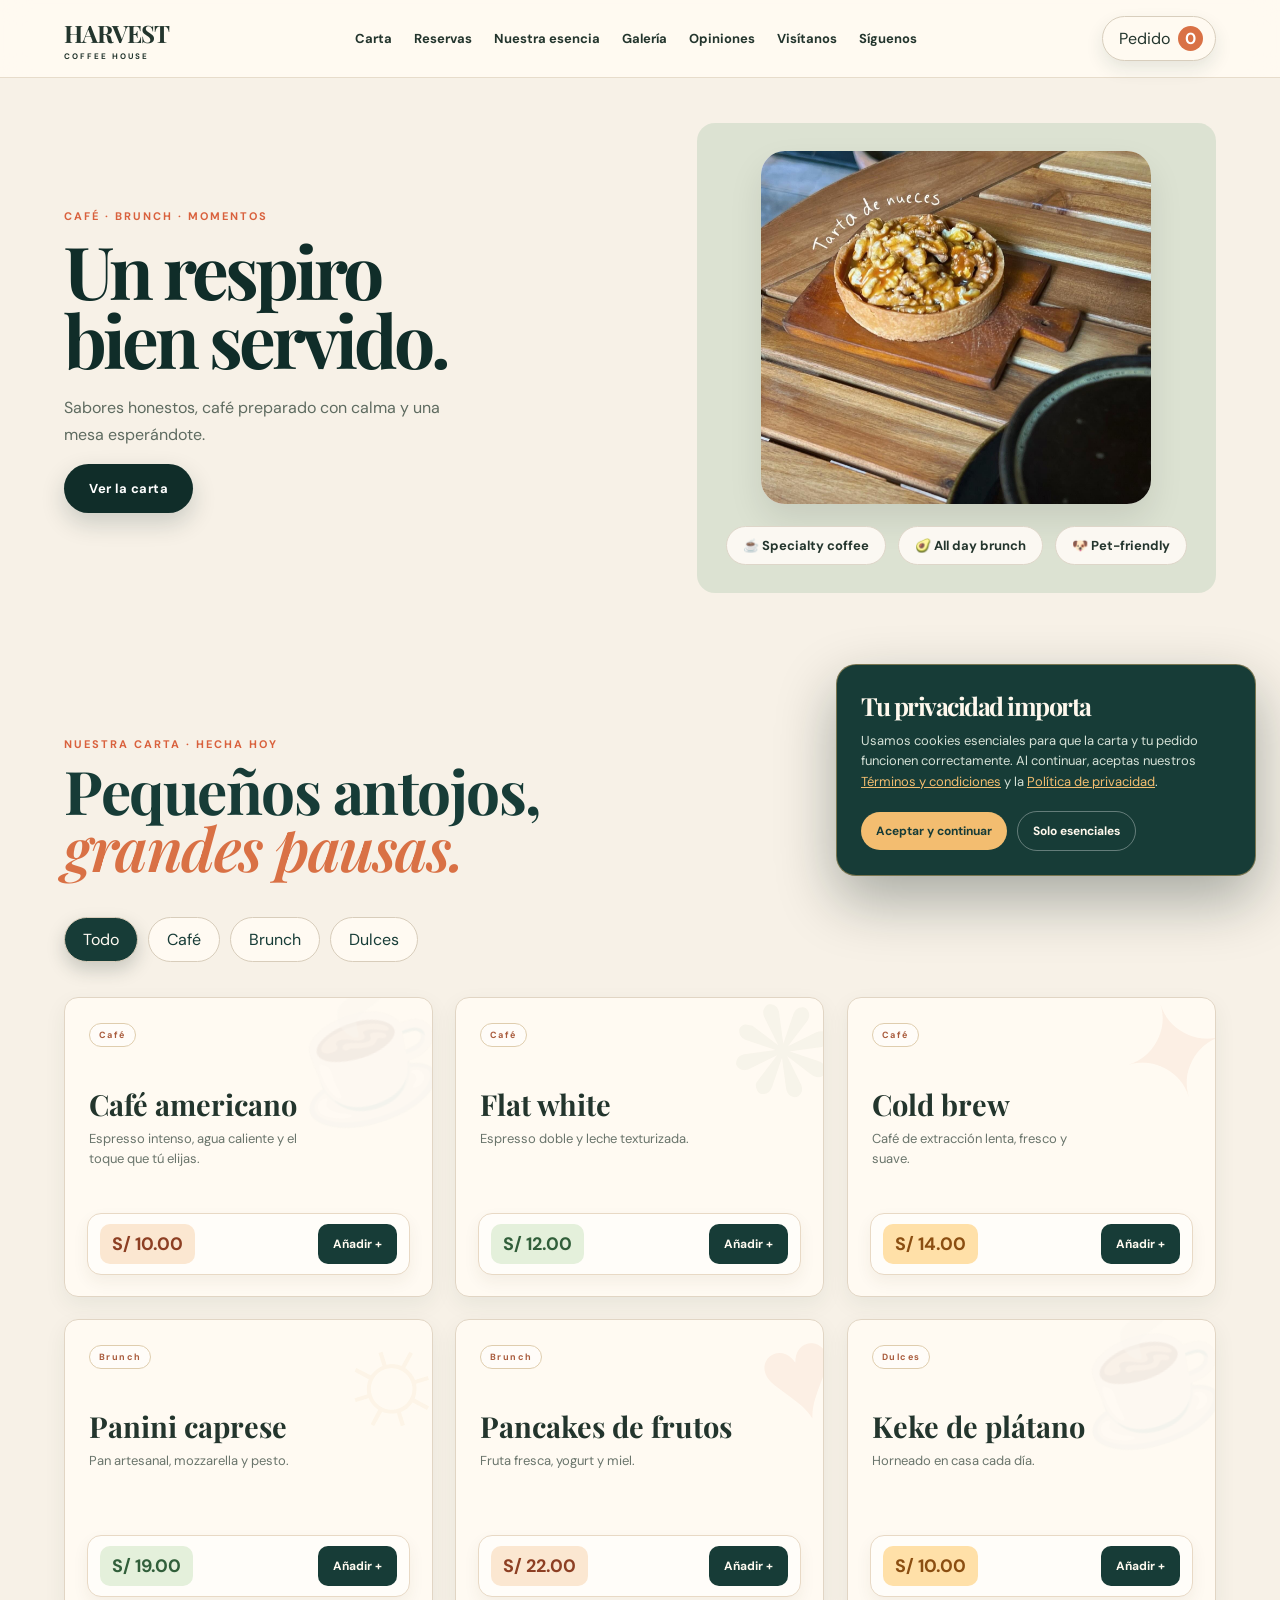
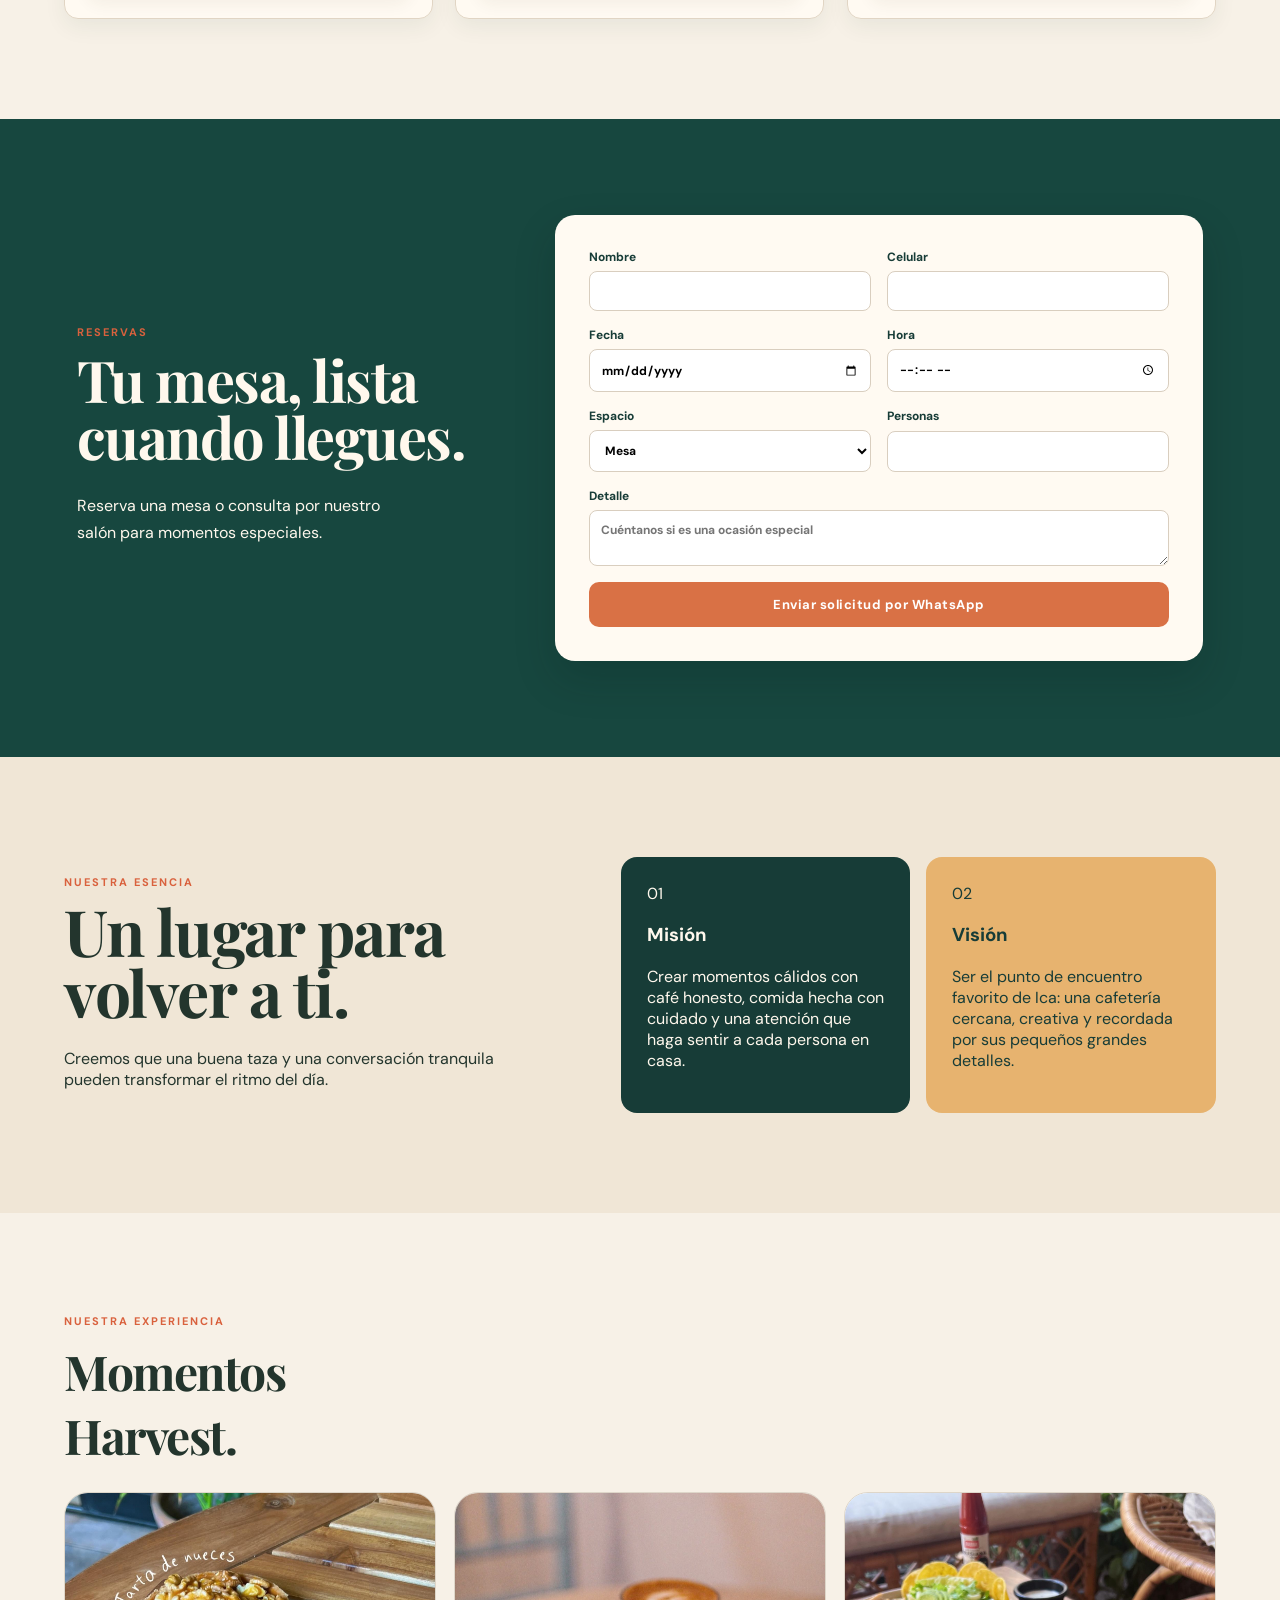
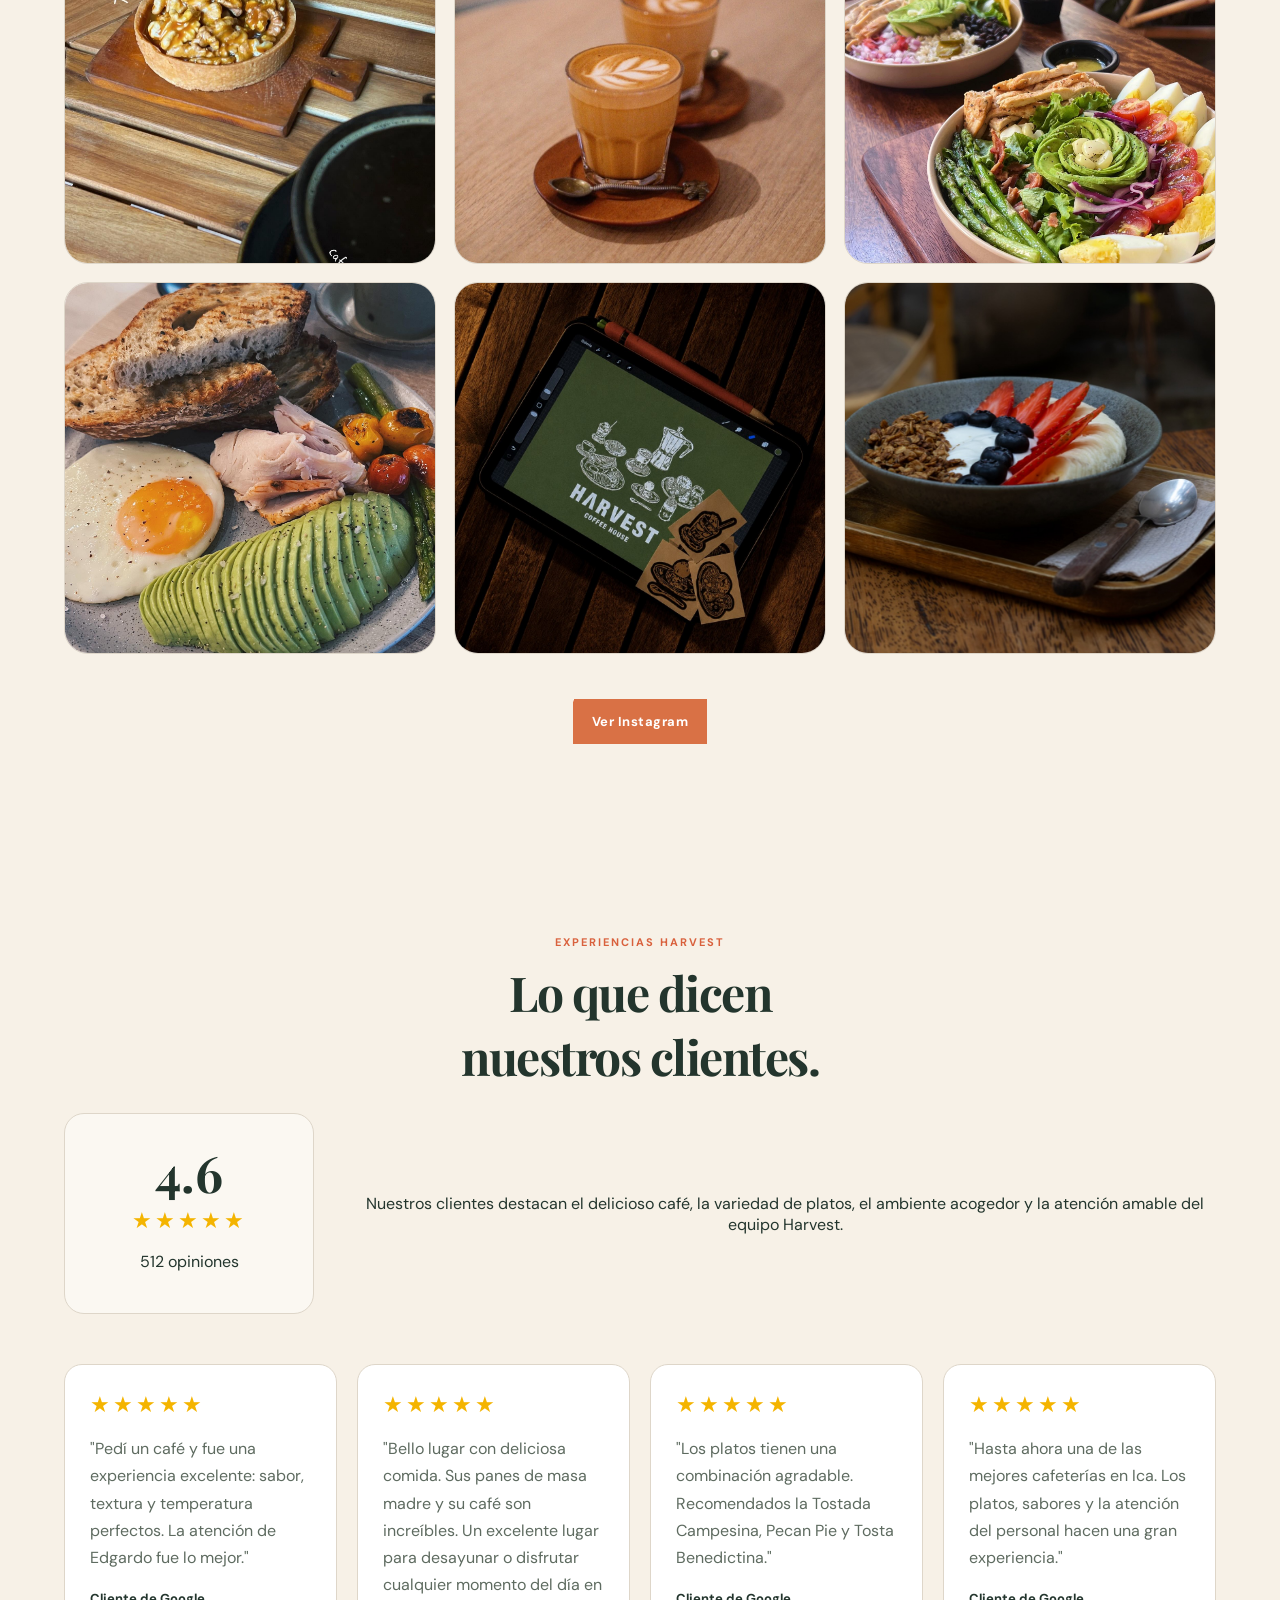
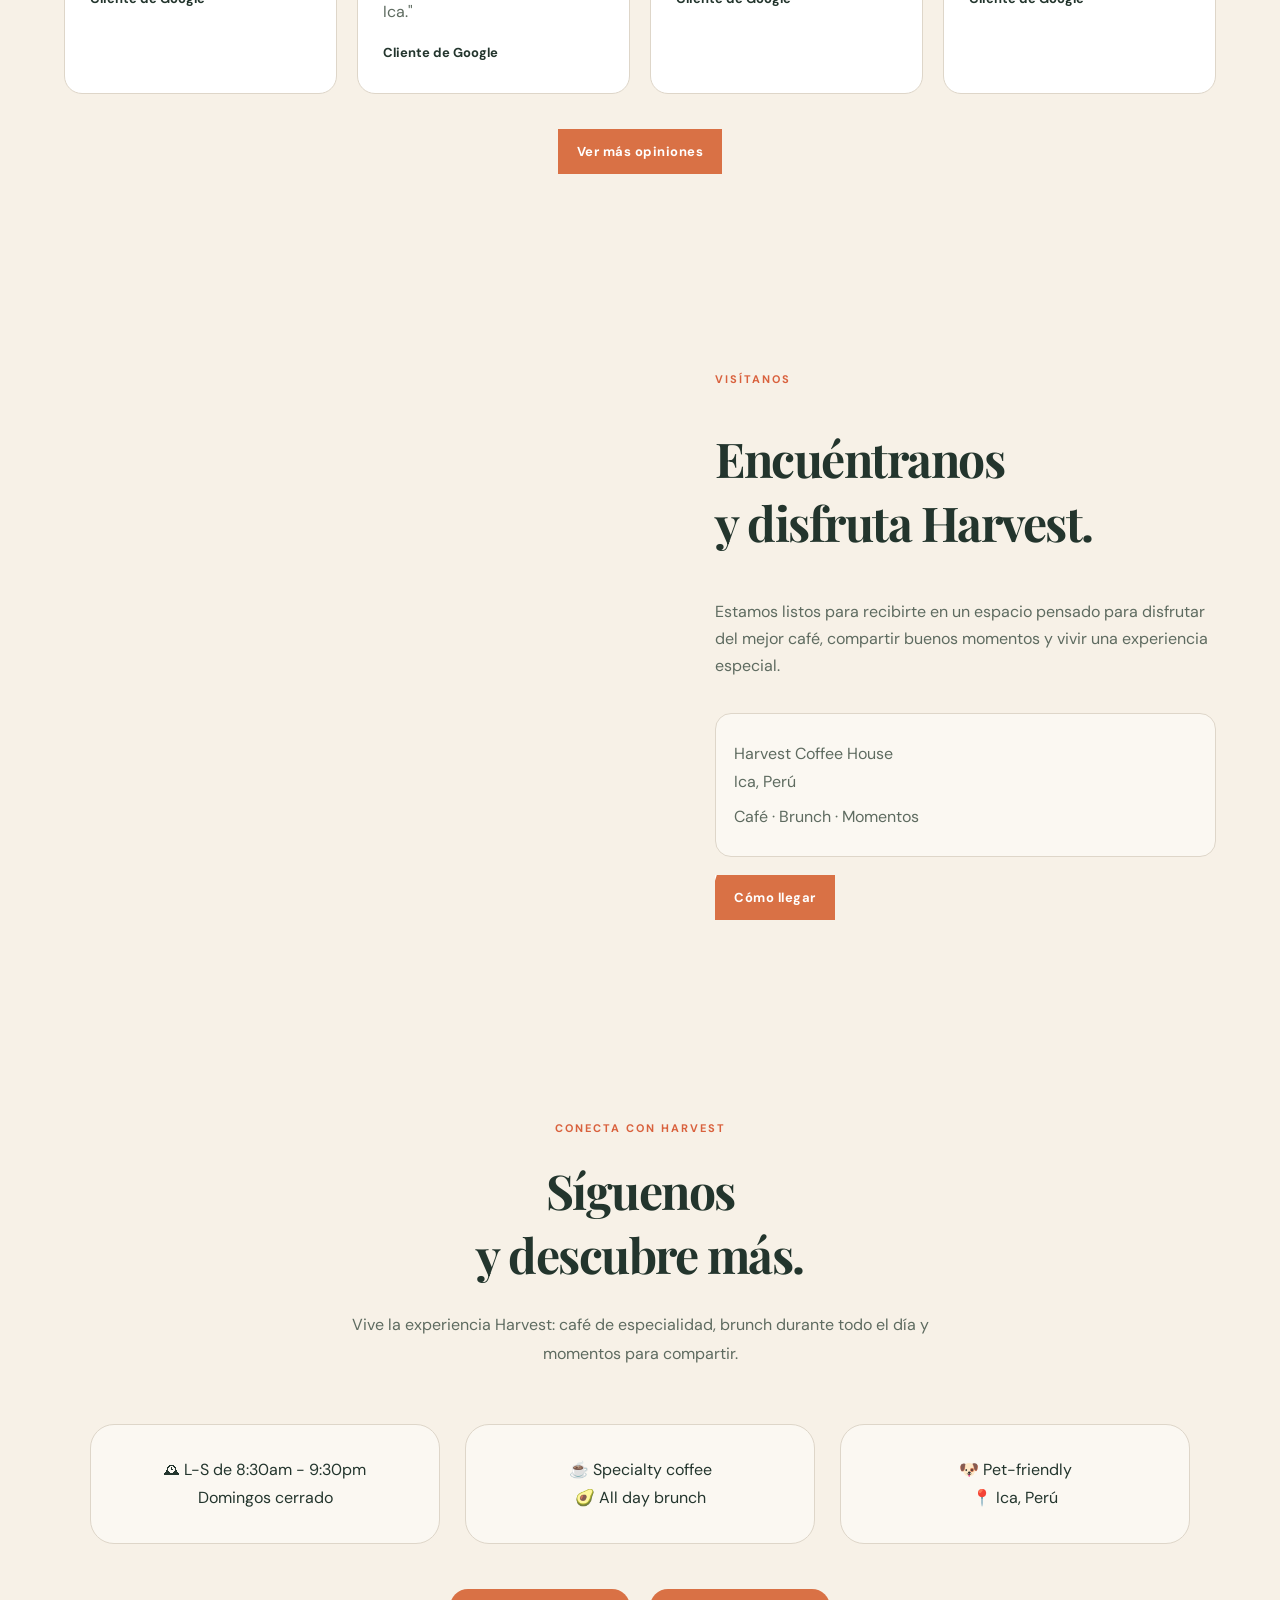
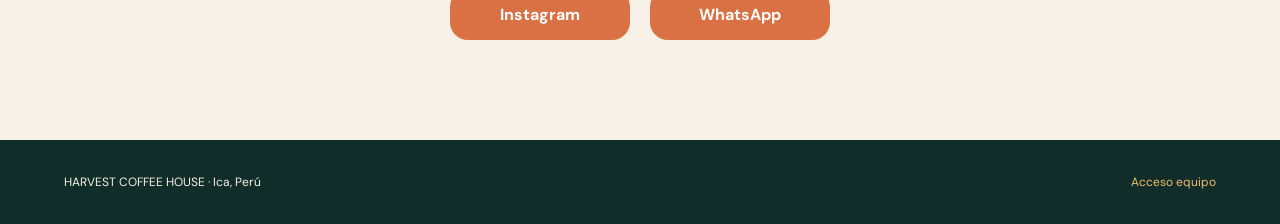
<file: public/index.html>
<!doctype html>
<html lang="es">

<head>
    <meta charset="utf-8">

    <!-- Permite que la página se adapte a celulares -->
    <meta name="viewport" content="width=device-width, initial-scale=1">

    <title>Harvest · Coffee House</title>

    <!-- Estilos principales -->
    <link rel="stylesheet" href="style.css">

    <!-- Estilos específicos del menú -->
    <link rel="stylesheet" href="menu-premium.css?v=20260925-2">

    <!-- Estilos del flujo de pedidos -->
    <link rel="stylesheet" href="order-flow.css?v=20260919-3">

    <!-- Estilos de misión y visión -->
    <link rel="stylesheet" href="mission.css?v=20260919-2">

    <!-- Configuración general del sistema -->
    <script src="config.js"></script>

    <!-- Lógica principal del cliente -->
    <script defer src="client.js?v=20260925-4"></script>

    <!-- Animaciones -->
    <link rel="stylesheet" href="motion.css?v=20260925-4">

    <!-- Diseño del carrito -->
    <link rel="stylesheet" href="cart-layout.css?v=20260925-5">

</head>


<body>


<!-- ======================================
     HEADER / MENÚ PRINCIPAL
     ====================================== -->

<header>

    <a class="brand" href="#inicio">
        HARVEST<span>COFFEE HOUSE</span>
    </a>


    <button
        class="menu-toggle"
        id="menu-toggle"
        type="button"
        aria-controls="mobile-nav"
        aria-expanded="false"
        aria-label="Abrir menú de navegación"
    >
        <span aria-hidden="true">☰</span>
    </button>


    <nav id="mobile-nav">

        <a href="#carta">Carta</a>

        <a href="#reservas">Reservas</a>

        <a href="#mision-vision">Nuestra esencia</a>

        <a href="#galeria">Galería</a>

        <a href="#opiniones">Opiniones</a>

        <a href="#ubicacion">Visítanos</a>

        <a href="#redes">Síguenos</a>

    </nav>


    <button class="cart-open" id="cart-open">
        Pedido
        <b id="cart-count">0</b>
    </button>


</header>





<main>


<!-- ======================================
     SECCIÓN PRINCIPAL / HERO
     Primera impresión de la página
     ====================================== -->


<section id="inicio" class="hero">


    <!-- Texto principal -->
    <div>

        <p class="eyebrow">
            CAFÉ · BRUNCH · MOMENTOS
        </p>


        <h1>
            Un respiro
            <br>
            bien servido.
        </h1>


        <p>
            Sabores honestos, café preparado con calma
            y una mesa esperándote.
        </p>


        <!-- Botón hacia la carta -->
        <a class="button" href="#carta">
            Ver la carta
        </a>


    </div>




    <!-- Imagen/logo de Harvest -->
<div class="hero-art">

    <div class="hero-photo-card">
        <img 
            class="hero-photo"
            src="images/gallery/harvest-1.jpg"
            alt="Brunch en Harvest Coffee House"
        >
    </div>

    <div class="hero-badges">
        <span>☕ Specialty coffee</span>
        <span>🥑 All day brunch</span>
        <span>🐶 Pet-friendly</span>
    </div>

</div>

</section>






<!-- ======================================
     SECCIÓN CARTA
     Productos cargados dinámicamente
     desde JavaScript/Supabase
     ====================================== -->


<section id="carta" class="menu-section">



    <div class="menu-top">


        <div>

            <p class="eyebrow">
                NUESTRA CARTA · HECHA HOY
            </p>


            <h2>
                Pequeños antojos,
                <br>

                <em>
                    grandes pausas.
                </em>

            </h2>


        </div>



        <!-- Texto complementario -->
        <p class="menu-note">

            <span>
                ✦
            </span>

            Ingredientes frescos,
            café de origen y algo rico
            para quedarte un rato más.

        </p>



    </div>




    <!-- Filtros de categorías -->
    <!-- Se llenan mediante JavaScript -->
    <div 
        class="filters" 
        id="filters">
    </div>




    <!-- Productos del menú -->
    <!-- Se cargan desde JS -->
    <div 
        class="menu-grid" 
        id="menu">

        <p>
            Cargando carta…
        </p>

    </div>



</section>
<!-- ======================================
     SECCIÓN RESERVAS
     Permite a los clientes solicitar una mesa
     ====================================== -->


<section id="reservas" class="booking">


    <!-- Información de la sección -->
    <div>


        <p class="eyebrow">
            RESERVAS
        </p>


        <h2>
            Tu mesa, lista cuando llegues.
        </h2>


        <p>
            Reserva una mesa o consulta por nuestro salón
            para momentos especiales.
        </p>


    </div>




    <!-- Formulario de reservas -->
    <!-- La información será procesada
         por JavaScript para enviarla a WhatsApp -->


    <form id="booking-form">



        <!-- Nombre del cliente -->
        <label>

            Nombre

            <input 
                name="nombre"
                required
                maxlength="100"
            >

        </label>





        <!-- Número telefónico -->
        <label>

            Celular

            <input
                name="telefono"
                inputmode="tel"
                required
                maxlength="15"
            >

        </label>





        <!-- Fecha de reserva -->
        <label>

            Fecha

            <input
                name="fecha"
                type="date"
                required
            >

        </label>





        <!-- Hora de reserva -->
        <label>

            Hora

            <input
                name="hora"
                type="time"
                required
            >

        </label>





        <!-- Tipo de espacio solicitado -->
        <label>

            Espacio


            <select name="tipo">


                <option value="mesa">
                    Mesa
                </option>


                <option value="salon">
                    Salón completo
                </option>


            </select>


        </label>





        <!-- Cantidad de personas -->
        <label>

            Personas


            <input
                name="personas"
                type="number"
                min="1"
                max="100"
                required
            >


        </label>





        <!-- Información adicional -->
        <label class="wide">

            Detalle


            <textarea
                name="detalle"
                maxlength="400"
                placeholder="Cuéntanos si es una ocasión especial"
            ></textarea>


        </label>





        <!-- Botón que dispara el envío -->
        <button class="button">

            Enviar solicitud por WhatsApp

        </button>



    </form>


</section>






<!-- ======================================
     MISIÓN Y VISIÓN
     Identidad y propósito de Harvest
     ====================================== -->


<section id="mision-vision" class="mission">





    <!-- Texto principal -->
    <div>


        <p class="eyebrow">

            NUESTRA ESENCIA

        </p>




        <h2>

            Un lugar para
            <br>

            volver a ti.

        </h2>




        <p>

            Creemos que una buena taza y una conversación
            tranquila pueden transformar el ritmo del día.

        </p>



    </div>








    <!-- Tarjetas informativas -->
    <div class="mission-cards">





        <!-- Tarjeta misión -->
        <article>


            <span>
                01
            </span>



            <h3>
                Misión
            </h3>




            <p>

                Crear momentos cálidos con café honesto,
                comida hecha con cuidado y una atención
                que haga sentir a cada persona en casa.

            </p>


        </article>







        <!-- Tarjeta visión -->
        <article>


            <span>
                02
            </span>



            <h3>
                Visión
            </h3>




            <p>

                Ser el punto de encuentro favorito de Ica:
                una cafetería cercana, creativa y recordada
                por sus pequeños grandes detalles.

            </p>


        </article>





    </div>



</section>

<!-- ======================================
     GALERÍA HARVEST
     Fotos del local, productos y experiencia
     ====================================== -->

<section id="galeria" class="gallery">


    <p class="eyebrow">
        NUESTRA EXPERIENCIA
    </p>



    <h2>
        Momentos
        <br>
        Harvest.
    </h2>





<div class="gallery-grid">


    <article class="gallery-item">

        <img 
            src="images/gallery/harvest-1.jpg"
            alt="Harvest Coffee House"
        >

    </article>



    <article class="gallery-item">

        <img 
            src="images/gallery/harvest-2.jpg"
            alt="Harvest Coffee House"
        >

    </article>



    <article class="gallery-item">

        <img 
            src="images/gallery/harvest-3.jpg"
            alt="Harvest Coffee House"
        >

    </article>



    <article class="gallery-item">

        <img 
            src="images/gallery/harvest-4.jpg"
            alt="Harvest Coffee House"
        >

    </article>



    <article class="gallery-item">

        <img 
            src="images/gallery/harvest-5.jpg"
            alt="Harvest Coffee House"
        >

    </article>



    <article class="gallery-item">

        <img 
            src="images/gallery/harvest-6.jpg"
            alt="Harvest Coffee House"
        >

    </article>


</div>
<a 
    class="button"
    href="https://www.instagram.com/harvestcoffeehouse.pe/?hl=es"
    target="_blank"
>
    Ver Instagram
</a>

</section>
<!-- ======================================
     OPINIONES DE CLIENTES
     Reseñas tomadas de Google Maps
     ====================================== -->


<section id="opiniones" class="reviews">


    <p class="eyebrow">
        EXPERIENCIAS HARVEST
    </p>



    <h2>
        Lo que dicen
        <br>
        nuestros clientes.
    </h2>




    <!-- Resumen general -->

    <div class="reviews-summary">


        <div class="rating-box">

            <strong>
                4.6
            </strong>


            <span class="stars">
                ★★★★★
            </span>


            <p>
                512 opiniones
            </p>


        </div>




        <p>

            Nuestros clientes destacan el delicioso café,
            la variedad de platos, el ambiente acogedor
            y la atención amable del equipo Harvest.

        </p>


    </div>





    <!-- Comentarios -->

    <div class="reviews-grid">





        <article class="review-card">


            <span class="stars">
                ★★★★★
            </span>


            <p>

                "Pedí un café y fue una experiencia
                excelente: sabor, textura y temperatura
                perfectos. La atención de Edgardo fue
                lo mejor."

            </p>


            <strong>
                Cliente de Google
            </strong>


        </article>








        <article class="review-card">


            <span class="stars">
                ★★★★★
            </span>


            <p>

                "Bello lugar con deliciosa comida.
                Sus panes de masa madre y su café
                son increíbles. Un excelente lugar
                para desayunar o disfrutar cualquier
                momento del día en Ica."

            </p>


            <strong>
                Cliente de Google
            </strong>


        </article>








        <article class="review-card">


            <span class="stars">
                ★★★★★
            </span>


            <p>

                "Los platos tienen una combinación
                agradable. Recomendados la Tostada
                Campesina, Pecan Pie y Tosta
                Benedictina."

            </p>


            <strong>
                Cliente de Google
            </strong>


        </article>








        <article class="review-card">


            <span class="stars">
                ★★★★★
            </span>


            <p>

                "Hasta ahora una de las mejores
                cafeterías en Ica. Los platos,
                sabores y la atención del personal
                hacen una gran experiencia."

            </p>


            <strong>
                Cliente de Google
            </strong>


        </article>




    </div>





    <a 
    class="button"
    href="https://www.google.com/maps/place/Harvest+coffeehouse/@-14.070586,-75.7406671,17z/data=!4m8!3m7!1s0x9110e3e35ec81af3:0xe02dec45a9cf3aa6!8m2!3d-14.0705912!4d-75.7380922!9m1!1b1!16s%2Fg%2F11g1pq00x5?entry=ttu&g_ep=EgoyMDI2MDkyMi4wIKXMDSoASAFQAw%3D%3D"
    target="_blank"
    rel="noopener noreferrer"
>
    Ver más opiniones
</a>




</section>
<!-- ======================================
     UBICACIÓN
     Integración con Google Maps
     ====================================== -->


<section id="ubicacion" class="location">


    <!-- Mapa -->
    <div class="location-map">

        <iframe
            src="https://www.google.com/maps/embed?pb=!1m18!1m12!1m3!1d3870.111523585854!2d-75.73809219313206!3d-14.070591182982827!2m3!1f0!2f0!3f0!3m2!1i1024!2i768!4f13.1!3m3!1m2!1s0x9110e3e35ec81af3%3A0xe02dec45a9cf3aa6!2sHarvest%20coffeehouse!5e0!3m2!1ses-419!2spe!4v1790313291639!5m2!1ses-419!2spe"
            width="100%"
            height="450"
            style="border:0;"
            allowfullscreen=""
            loading="lazy"
            referrerpolicy="strict-origin-when-cross-origin">
        </iframe>

    </div>





    <!-- Información del local -->
    <div class="location-info">


        <p class="eyebrow">
            VISÍTANOS
        </p>



        <h2>
            Encuéntranos<br>
            y disfruta Harvest.
        </h2>




        <p>
            Estamos listos para recibirte en un espacio
            pensado para disfrutar del mejor café,
            compartir buenos momentos y vivir una
            experiencia especial.
        </p>




        <div class="location-details">


            <p>
                Harvest Coffee House<br>
                Ica, Perú
            </p>



            <p>
                Café · Brunch · Momentos
            </p>



        </div>





        <a 
            class="button"
            href="https://www.google.com/maps/dir/?api=1&destination=-14.070591182982827,-75.73809219313206"
            target="_blank"
        >

            Cómo llegar

        </a>



    </div>


    <!-- ======================================
     REDES SOCIALES
     Instagram y WhatsApp
====================================== -->

</section>
<section id="redes" class="social-section">


    <p class="eyebrow">
        CONECTA CON HARVEST
    </p>



    <h2>
        Síguenos
        <br>
        y descubre más.
    </h2>



    <p class="social-description">

        Vive la experiencia Harvest:
        café de especialidad, brunch durante todo el día
        y momentos para compartir.

    </p>




    <div class="instagram-info">


        <p>
            🕰 L-S de 8:30am - 9:30pm
            <br>
            Domingos cerrado
        </p>


        <p>
            ☕ Specialty coffee
            <br>
            🥑 All day brunch
        </p>


        <p>
            🐶 Pet-friendly
            <br>
            📍 Ica, Perú
        </p>


    </div>





    <div class="social-links">


        <a 
            href="https://www.instagram.com/harvestcoffeehouse.pe/?hl=es"
            target="_blank"
            rel="noopener noreferrer"
        >

            Instagram

        </a>



        <a 
            href="https://api.whatsapp.com/send/?phone=51929535325&text&type=phone_number&app_absent=0"
            target="_blank"
            rel="noopener noreferrer"
        >

            WhatsApp

        </a>



    </div>



</section>

</section>



<!-- ======================================
     FOOTER
     Información final de la página
     ====================================== -->


<footer>


    HARVEST COFFEE HOUSE · Ica, Perú



    <!-- Acceso interno para administración -->
    <a href="admin.html">

        Acceso equipo

    </a>



</footer>








<!-- ======================================
     CARRITO DE COMPRA
     Panel lateral donde el usuario revisa
     los productos seleccionados
     ====================================== -->


<aside 
    class="cart"
    id="cart"
    hidden
>



    <!-- Cabecera del carrito -->
    <div class="cart-head">


        <h2>

            Tu pedido

        </h2>



        <!-- Botón cerrar carrito -->
        <button 
            id="cart-close"
            aria-label="Cerrar carrito"
        >

            ×

        </button>



    </div>






    <!-- Aquí JavaScript inserta
         los productos agregados -->

    <div id="cart-items">

    </div>






    <!-- Total del pedido -->

    <p class="cart-total">

        Total estimado


        <strong id="cart-total">

            S/ 0.00

        </strong>


    </p>






    <!-- Datos adicionales del pedido -->

    <section 
        id="checkout-details"
        hidden
    >





        <!-- Nombre del cliente -->

        <label>


            Tu nombre


            <input
                id="order-name"
                maxlength="100"
                placeholder="Opcional"
            >



        </label>





        <!-- Opciones del servicio -->

        <div 
            id="service-options"
            class="checkout-options"
        >



            <p>
                ¿Cómo deseas tu pedido?
            </p>




            <div class="choice-row">


                <label>


                    <input
                        type="radio"
                        name="service"
                        value="En mesa"
                        checked
                    >


                    En mesa


                </label>




                <label>


                    <input
                        type="radio"
                        name="service"
                        value="Para llevar"
                    >


                    Para llevar


                </label>



            </div>






            <!-- Número de mesa -->

            <label id="table-field">


                Número de mesa


                <input
                    id="table-number"
                    inputmode="numeric"
                    maxlength="8"
                    placeholder="Ej. 04"
                >



            </label>






            <!-- Métodos de pago -->

            <p>
                Método de pago
            </p>





            <div class="choice-row">



                <label>

                    <input
                        type="radio"
                        name="payment"
                        value="Yape"
                        checked
                    >

                    Yape


                </label>





                <label>


                    <input
                        type="radio"
                        name="payment"
                        value="Plin"
                    >


                    Plin


                </label>





                <label>


                    <input
                        type="radio"
                        name="payment"
                        value="Efectivo"
                    >


                    Efectivo


                </label>




            </div>



        </div>



    </section>





    <!-- Botón final del pedido -->

    <button 
        class="button"
        id="send-order"
        disabled
    >

        Revisar pedido


    </button>





    <small>

        Revisarás tu pedido antes de abrir WhatsApp.

    </small>




</aside>
<!-- ======================================
     MODAL PERSONALIZACIÓN DE BEBIDAS
     Permite configurar opciones antes de
     agregar un producto al carrito
     ====================================== -->


<dialog 
    id="customizer"
    class="order-dialog"
>



    <form id="customizer-form">





        <!-- Botón cerrar ventana -->

        <button
            type="button"
            class="dialog-close"
            id="customizer-cancel"
            aria-label="Cerrar"
        >

            ×

        </button>






        <p class="eyebrow">

            PERSONALIZA TU BEBIDA

        </p>





        <!-- Nombre del producto seleccionado -->
        <h2 id="customizer-title">

        </h2>





        <!-- Precio dinámico -->
        <p id="customizer-price">

        </p>







        <div class="option-grid">







            <!-- Temperatura -->

            <fieldset>


                <legend>
                    Temperatura
                </legend>




                <label>


                    <input
                        type="radio"
                        name="temperature"
                        value="Caliente"
                        checked
                    >


                    Caliente


                </label>





                <label>


                    <input
                        type="radio"
                        name="temperature"
                        value="Frío"
                    >


                    Frío


                </label>



            </fieldset>









            <!-- Tamaño -->

            <fieldset>


                <legend>
                    Tamaño
                </legend>





                <label>


                    <input
                        type="radio"
                        name="size"
                        value="Mediano"
                        checked
                    >


                    Mediano


                </label>





                <label>


                    <input
                        type="radio"
                        name="size"
                        value="Grande"
                    >


                    Grande + S/ 3


                </label>



            </fieldset>









            <!-- Tipo de leche -->

            <fieldset>


                <legend>
                    Tipo de leche
                </legend>





                <label>


                    <input
                        type="radio"
                        name="milk"
                        value="Sin leche"
                        checked
                    >


                    Sin leche


                </label>





                <label>


                    <input
                        type="radio"
                        name="milk"
                        value="Leche entera"
                    >


                    Entera


                </label>





                <label>


                    <input
                        type="radio"
                        name="milk"
                        value="Leche vegetal"
                    >


                    Vegetal + S/ 2


                </label>



            </fieldset>









            <!-- Nivel de azúcar -->

            <fieldset>


                <legend>
                    Dulzor
                </legend>





                <label>


                    <input
                        type="radio"
                        name="sugar"
                        value="Sin azúcar"
                        checked
                    >


                    Sin azúcar


                </label>





                <label>


                    <input
                        type="radio"
                        name="sugar"
                        value="Con azúcar"
                    >


                    Con azúcar


                </label>



            </fieldset>









            <!-- Extras adicionales -->

            <fieldset>


                <legend>

                    Adicionales

                    <small>
                        (elige todos los que quieras)
                    </small>

                </legend>





                <label>


                    <input
                        type="checkbox"
                        name="extras"
                        value="Shot extra"
                    >


                    Shot extra + S/ 2


                </label>





                <label>


                    <input
                        type="checkbox"
                        name="extras"
                        value="Crema batida"
                    >


                    Crema batida + S/ 1.50


                </label>




            </fieldset>







        </div>







        <!-- Agrega la bebida personalizada -->

        <button
            class="button"
            type="submit"
        >

            Añadir al carrito


        </button>





    </form>



</dialog>









<!-- ======================================
     MODAL CONFIRMACIÓN DEL PEDIDO
     Aparece antes de abrir WhatsApp
     ====================================== -->


<dialog
    id="confirm-order"
    class="confirm-dialog"
>




    <p class="eyebrow">

        TODO LISTO

    </p>





    <h2>

        ¿Enviar este pedido?

    </h2>





    <!-- Resumen generado por JavaScript -->

    <p id="confirmation-summary">

    </p>





    <p class="confirm-note">

        Abriremos WhatsApp con el detalle completo
        para que lo confirmes con Harvest.

    </p>







    <div>



        <!-- Regresar al carrito -->

        <button
            class="button secondary"
            id="confirmation-cancel"
        >

            Seguir editando


        </button>






        <!-- Enviar pedido -->

        <button
            class="button"
            id="confirmation-send"
        >

            Sí, abrir WhatsApp


        </button>





    </div>





</dialog>









<!-- ======================================
     NOTIFICACIONES TEMPORALES
     Mensajes rápidos del sistema
     ====================================== -->


<div
    id="toast"
    class="toast"
    hidden
    aria-live="polite"
>

</div>








</body>

</html>
</file>
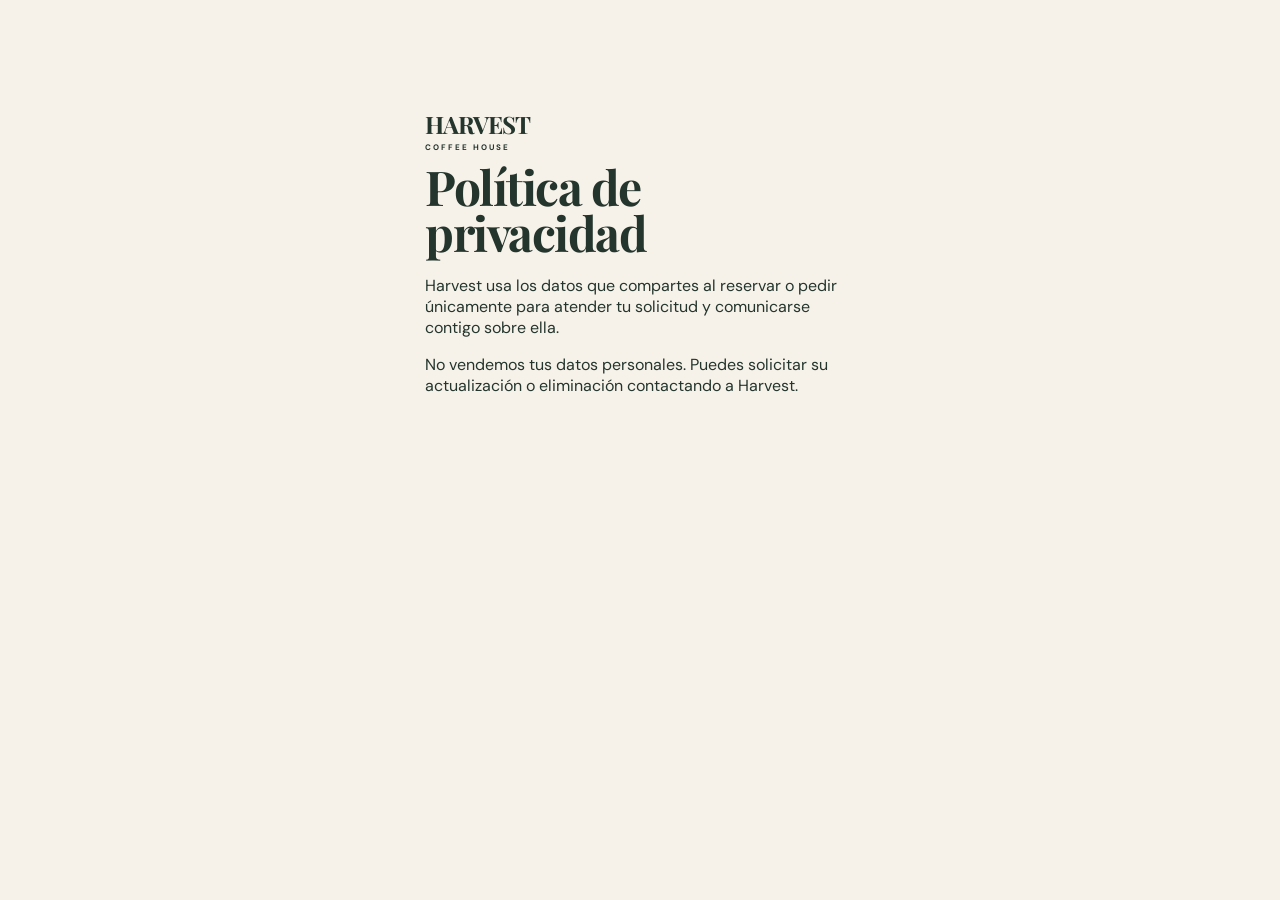
<file: public/privacidad.html>
<!doctype html><html lang="es"><head><meta charset="utf-8"><meta name="viewport" content="width=device-width,initial-scale=1"><title>Privacidad · Harvest</title><link rel="stylesheet" href="style.css"></head><body><main class="auth"><a class="brand" href="index.html">HARVEST<span>COFFEE HOUSE</span></a><h1>Política de privacidad</h1><p>Harvest usa los datos que compartes al reservar o pedir únicamente para atender tu solicitud y comunicarse contigo sobre ella.</p><p>No vendemos tus datos personales. Puedes solicitar su actualización o eliminación contactando a Harvest.</p></main></body></html>
</file>
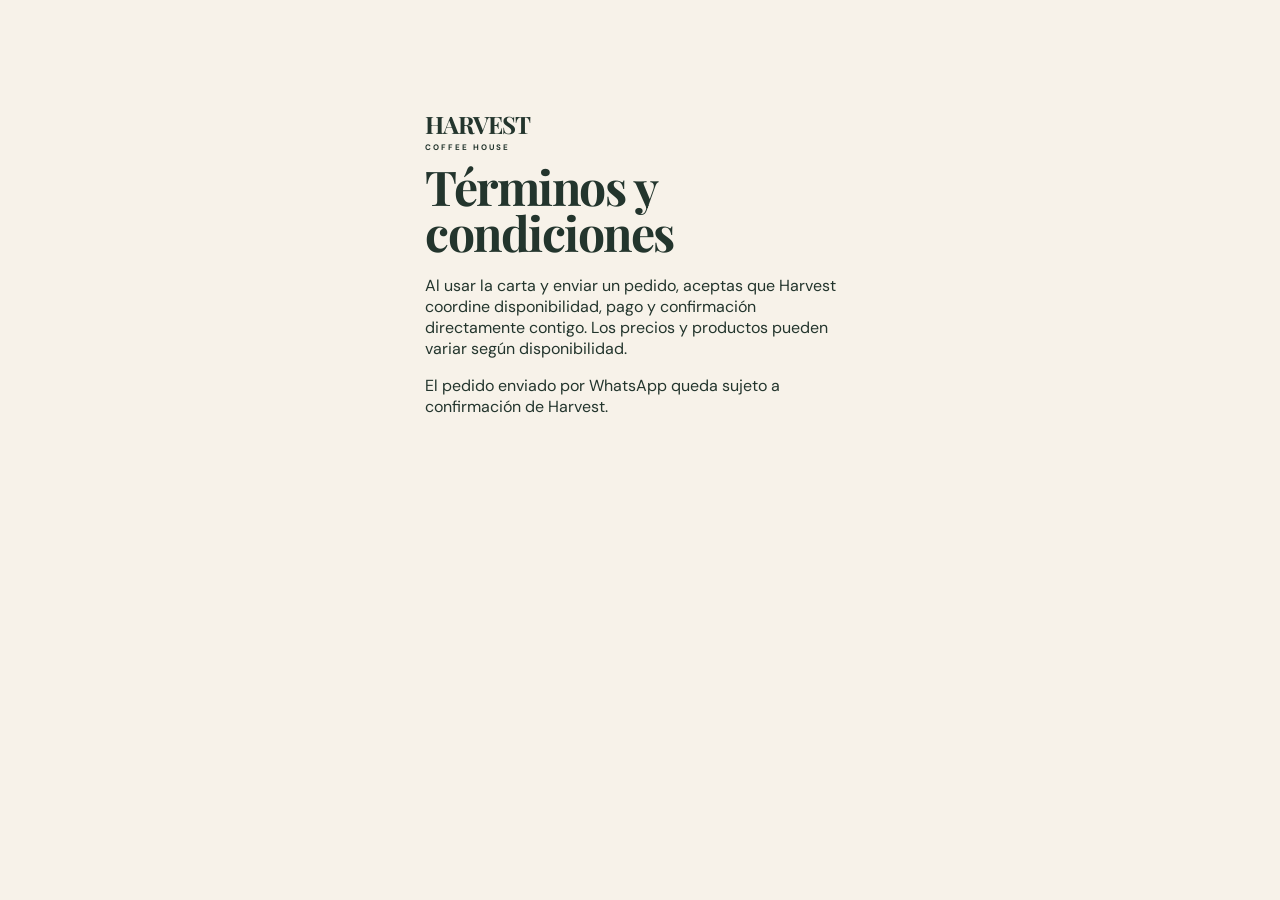
<file: public/terminos.html>
<!doctype html><html lang="es"><head><meta charset="utf-8"><meta name="viewport" content="width=device-width,initial-scale=1"><title>Términos · Harvest</title><link rel="stylesheet" href="style.css"></head><body><main class="auth"><a class="brand" href="index.html">HARVEST<span>COFFEE HOUSE</span></a><h1>Términos y condiciones</h1><p>Al usar la carta y enviar un pedido, aceptas que Harvest coordine disponibilidad, pago y confirmación directamente contigo. Los precios y productos pueden variar según disponibilidad.</p><p>El pedido enviado por WhatsApp queda sujeto a confirmación de Harvest.</p></main></body></html>
</file>
<file: public/style.css>
@import url('https://fonts.googleapis.com/css2?family=DM+Sans:wght@400;500;700&family=Playfair+Display:wght@600;700&display=swap');:root{--ink:#23352d;--cream:#f7f2e9;--sage:#9eae8d;--moss:#53644a;--orange:#d97145;--line:#ded6c9}*{box-sizing:border-box}body{margin:0;background:var(--cream);color:var(--ink);font:16px 'DM Sans',sans-serif}header,main>section,footer{padding-left:max(5vw,24px);padding-right:max(5vw,24px)}header{height:78px;display:flex;align-items:center;justify-content:space-between;border-bottom:1px solid var(--line);background:#fbf8f2;position:sticky;top:0;z-index:5}.brand{color:var(--ink);font:700 24px 'Playfair Display';text-decoration:none;letter-spacing:-1px}.brand span{font:700 8px 'DM Sans';letter-spacing:2px;display:block;margin-top:2px}nav{display:flex;gap:22px}nav a,footer a{color:inherit;text-decoration:none}.cart-open,.filters button{border:0;background:transparent;color:var(--ink);font:inherit;cursor:pointer}.cart-open b{background:var(--orange);color:white;border-radius:20px;padding:2px 7px}.hero{min-height:560px;display:grid;grid-template-columns:1fr 1fr;align-items:center;gap:45px}.eyebrow{font-size:11px;font-weight:700;letter-spacing:2px;color:var(--orange)}h1,h2{font-family:'Playfair Display';letter-spacing:-1.5px}h1{font-size:clamp(48px,7vw,88px);line-height:.95;margin:12px 0 20px}h2{font-size:clamp(32px,4vw,48px);margin:8px 0 25px}.hero p:not(.eyebrow){max-width:390px;color:#5e6b60;line-height:1.7}.button{display:inline-block;border:0;border-radius:0;padding:14px 19px;background:var(--ink);color:#fff;font:700 13px 'DM Sans';letter-spacing:.5px;cursor:pointer;text-decoration:none}.hero-art{height:400px;background:var(--sage);display:grid;place-content:center;text-align:center;position:relative;overflow:hidden}.hero-art:before,.hero-art:after{content:'';position:absolute;border:1px solid #e4e9d9;border-radius:50%;width:500px;height:500px}.hero-art:before{top:-310px;left:-220px}.hero-art:after{bottom:-350px;right:-180px}.hero-art span{font-size:120px;position:relative;z-index:1}.hero-art i{font:700 13px 'DM Sans';letter-spacing:4px;font-style:normal;line-height:1.8;position:relative;z-index:1}.menu-section{padding-top:90px;padding-bottom:100px;background:#fbf8f2}.filters{display:flex;gap:9px;flex-wrap:wrap;margin-bottom:30px}.filters button{padding:8px 14px;border:1px solid var(--line)}.filters button.active{background:var(--ink);color:#fff}.menu-grid{display:grid;grid-template-columns:repeat(3,1fr);gap:18px}.product{border:1px solid var(--line);padding:22px;background:#fff}.product .tag{font-size:10px;letter-spacing:1px;color:var(--orange);font-weight:700}.product h3{font:700 23px 'Playfair Display';margin:12px 0 6px}.product p{color:#69746b;font-size:13px;min-height:38px}.product footer{padding:15px 0 0;display:flex;justify-content:space-between;align-items:center}.product button{border:0;background:var(--sage);padding:8px 12px;cursor:pointer}.booking{background:var(--ink);color:#fff;padding-top:90px;padding-bottom:90px;display:grid;grid-template-columns:1fr 1.4fr;gap:60px}.booking p:not(.eyebrow){color:#cfdbcf;max-width:340px;line-height:1.7}.booking form{display:grid;grid-template-columns:1fr 1fr;gap:16px}.booking label,.cart label,.auth label{display:grid;gap:6px;font-size:12px;font-weight:700}.booking .wide{grid-column:1/-1}.booking input,.booking select,.booking textarea,.cart input,.auth input,#fields input,#fields select,#fields textarea{border:1px solid #c8c2b8;background:#fff;padding:11px;width:100%;font:inherit}.booking .button{grid-column:1/-1;background:var(--orange)}footer{padding-top:30px;padding-bottom:30px;display:flex;justify-content:space-between;font-size:12px}.cart{position:fixed;z-index:8;right:0;top:0;width:min(430px,100%);height:100vh;background:#fff;padding:25px;box-shadow:-10px 0 30px #0002}.cart-head{display:flex;justify-content:space-between;align-items:center;border-bottom:1px solid var(--line);padding-bottom:12px}.cart-head h2{font-size:30px;margin:0}.cart-head button{border:0;background:none;font-size:28px;cursor:pointer}.cart-row{display:flex;justify-content:space-between;gap:10px;padding:14px 0;border-bottom:1px solid var(--line)}.cart-row button{border:0;background:none;color:#b34b38;cursor:pointer}.cart-total{font-size:17px}.cart-total strong{float:right}.cart small{display:block;margin-top:12px;color:#69746b}.admin-body{background:#eef0e9}.auth{width:min(430px,90vw);margin:12vh auto}.auth h1{font-size:48px}.auth form,#fields{display:grid;gap:16px}.sidebar{position:fixed;inset:0 auto 0 0;width:245px;background:var(--ink);color:#fff;padding:30px;display:flex;flex-direction:column}.sidebar .brand{color:#fff}.sidebar nav{display:grid;gap:5px;margin-top:30px}.sidebar nav button,.sidebar>button{border:0;background:transparent;color:#d7e1d5;text-align:left;padding:10px;cursor:pointer;font:inherit}.sidebar nav button.active{background:#ffffff17;color:#fff}.sidebar>button{margin-top:auto}.dashboard{margin-left:245px;padding:40px;max-width:1500px}.dashboard header{position:static;background:transparent;height:auto;padding:0 0 35px;border:0}.dashboard h1{font-size:46px;margin:4px 0}.metrics{display:grid;grid-template-columns:repeat(4,1fr);gap:16px}.metric,.panel{background:#fff;padding:22px;border:1px solid #d9ded5}.metric span{font-size:12px;color:#69746b}.metric strong{display:block;font:700 30px 'Playfair Display';margin-top:14px}.panel{margin-top:20px}.panel table{width:100%;border-collapse:collapse;font-size:13px}.panel th,.panel td{text-align:left;padding:12px;border-bottom:1px solid #edf0eb}.panel button{border:0;background:#e4eadf;padding:7px;cursor:pointer}dialog{border:0;padding:28px;width:min(500px,94vw)}dialog::backdrop{background:#0007}@media(max-width:760px){header nav{display:none}.hero,.booking{grid-template-columns:1fr}.hero{padding-top:40px;padding-bottom:40px}.hero-art{height:250px}.menu-grid{grid-template-columns:1fr}.booking form{grid-template-columns:1fr}.metrics{grid-template-columns:1fr 1fr}.sidebar{position:static;width:auto}.dashboard{margin:0;padding:22px}.sidebar nav{display:flex;overflow:auto}.sidebar>button{margin-top:10px}#app{display:block}}/* ======================================
   SECCIÓN UBICACIÓN / VISÍTANOS
   Google Maps
====================================== */

.location {
    display: grid;
    grid-template-columns: 1.2fr 1fr;
    gap: 50px;
    align-items: center;
    padding-top: 90px;
    padding-bottom: 90px;
}


.location-map iframe {
    width: 100%;
    height: 450px;
    border-radius: 20px;
}


.location-info {
    display: flex;
    flex-direction: column;
    gap: 18px;
}


.location-info h2 {
    margin-bottom: 10px;
}


.location-info p {
    line-height: 1.7;
    color: #5e6b60;
}


.location-details {
    background: #fbf8f2;
    border: 1px solid var(--line);
    padding: 18px;
    border-radius: 16px;
}


.location-details p {
    margin: 8px 0;
}


.location-info .button {
    width: fit-content;
    background: var(--orange);
}



/* Responsive celular */

@media(max-width:760px){

    .location {
        grid-template-columns: 1fr;
        gap: 35px;
    }


    .location-map iframe {
        height: 350px;
    }

}
/* ======================================
   OPINIONES CLIENTES
====================================== */


.reviews {

    padding-top: 90px;
    padding-bottom: 90px;

}



.reviews-summary {

    display:grid;
    grid-template-columns:250px 1fr;
    gap:40px;
    align-items:center;
    margin-bottom:50px;

}



.rating-box {

    background:#fbf8f2;
    border:1px solid var(--line);
    padding:25px;
    text-align:center;
    border-radius:20px;

}



.rating-box strong {

    display:block;
    font:700 50px 'Playfair Display';

}



.stars {

    color:#f4b400;
    font-size:22px;
    letter-spacing:3px;

}



.reviews-grid {

    display:grid;
    grid-template-columns:repeat(4,1fr);
    gap:20px;

}



.review-card {

    background:#fff;
    border:1px solid var(--line);
    padding:25px;
    border-radius:18px;

}



.review-card p {

    color:#5e6b60;
    line-height:1.7;

}



.review-card strong {

    font-size:13px;

}



@media(max-width:760px){

    .reviews-summary,
    .reviews-grid{

        grid-template-columns:1fr;

    }

}
.reviews .button {
    margin-top: 35px;
}
.reviews .button {
    margin-top:35px;
    background:var(--orange);
}
.reviews {
    text-align:center;
}

.reviews-grid {
    text-align:left;
}
.review-card {
    min-height: 330px;
}
.gallery {

    padding-top:90px;
    padding-bottom:90px;

}


.gallery-grid {

    display:grid;
    grid-template-columns:repeat(3,1fr);
    gap:18px;

}


.gallery-grid img {

    width:100%;
    height:280px;
    object-fit:cover;
    border-radius:20px;

    transition:
        transform .3s ease;

}


.gallery-grid img:hover {

    transform:scale(1.03);

}



@media(max-width:760px){

    .gallery-grid {

        grid-template-columns:1fr;

    }

}
/* ======================================
   GALERÍA ESTILO INSTAGRAM
====================================== */


.gallery {

    padding-top:90px;
    padding-bottom:90px;

}



.gallery-grid {


    display:grid;
    grid-template-columns:repeat(3,1fr);
    gap:18px;


}




.gallery-item {


    overflow:hidden;
    border-radius:24px;
    background:#fff;
    border:1px solid var(--line);
    aspect-ratio:1/1;


}




.gallery-item img {


    width:100%;
    height:100%;
    object-fit:cover;


    transition:
        transform .45s ease,
        filter .45s ease;


}




.gallery-item:hover img {


    transform:scale(1.06);


    filter:
        brightness(.9);


}






@media(max-width:760px){


    .gallery-grid {

        grid-template-columns:repeat(2,1fr);
        gap:12px;

    }


}



@media(max-width:480px){


    .gallery-grid {

        grid-template-columns:1fr;

    }


}
/* Botón Instagram debajo de la galería */

.gallery .button {

    display: block;
    width: fit-content;

    margin: 45px auto 0;

    background: var(--orange);

}

/* ======================================
   HERO - IMAGEN PRINCIPAL
====================================== */


.hero-art {

    height:420px;
    border-radius:28px;
    overflow:hidden;
    position:relative;
    background:transparent;
    display:block;
    box-shadow:0 14px 35px #00000012;

}



.hero-art:before,
.hero-art:after {

    display:none;

}



.hero-photo {

    width:100%;
    height:100%;
    object-fit:cover;
    display:block;

}



/* ======================================
   AJUSTE HERO - MOSTRAR IMAGEN COMPLETA
====================================== */

.hero-photo {

    width:100%;
    height:100%;
    object-fit:contain;
    display:block;
    background:var(--cream);

}
/* ======================================
   REDES SOCIALES HARVEST
====================================== */


.social-section {

    text-align:center;
    padding-top:90px;
    padding-bottom:90px;

}



.social-description {

    max-width:520px;
    margin:0 auto 35px;

    color:#5e6b60;
    line-height:1.7;

}



.instagram-info {

    display:flex;
    justify-content:center;
    gap:25px;

    margin-bottom:40px;

    flex-wrap:wrap;

}



.instagram-info p {

    background:#fbf8f2;

    border:1px solid var(--line);

    border-radius:18px;

    padding:18px 25px;

    margin:0;

    line-height:1.8;

}



.social-links {

    display:flex;

    justify-content:center;

    gap:18px;

}



.social-links a {

    display:inline-block;

    padding:15px 35px;

    border-radius:18px;

    background:var(--orange);

    color:white;

    text-decoration:none;

    font-weight:700;

    transition:
        transform .3s ease;

}



.social-links a:hover {

    transform:translateY(-4px);

}



@media(max-width:760px){


    .instagram-info {

        flex-direction:column;
        align-items:center;

    }


    .social-links {

        flex-direction:column;
        align-items:center;

    }


}
/* ======================================
   REDES SOCIALES - FULL WIDTH PREMIUM
====================================== */

#redes {
    width: 100%;
    display: flex;
    flex-direction: column;
    align-items: center;
    justify-content: center;
    text-align: center;
    padding-top: 100px;
    padding-bottom: 100px;
    box-sizing: border-box;
}

#redes .eyebrow {
    margin-bottom: 15px;
}

#redes h2 {
    max-width: 700px;
    margin-bottom: 25px;
}

#redes .social-description {
    max-width: 650px;
    margin: 0 auto 55px;
    color: #5e6b60;
    line-height: 1.8;
}

/* Información horizontal */
#redes .instagram-info {
    width: 100%;
    max-width: 1100px;
    display: grid;
    grid-template-columns: repeat(3, 1fr);
    gap: 25px;
    margin: 0 auto 45px;
}

#redes .instagram-info p {
    width: 100%;
    min-height: 120px;
    margin: 0;
    padding: 25px;
    background: #fbf8f2;
    border: 1px solid var(--line);
    border-radius: 24px;
    display: flex;
    align-items: center;
    justify-content: center;
    text-align: center;
    line-height: 1.7;
    box-sizing: border-box;
}

/* Botones */
#redes .social-links {
    width: 100%;
    display: flex;
    justify-content: center;
    gap: 20px;
}

#redes .social-links a {
    min-width: 180px;
}

/* Móvil */
@media (max-width: 760px) {
    #redes .instagram-info {
        grid-template-columns: 1fr;
    }
}
/* ======================================
   HERO - VERSIÓN MÁS BONITA
====================================== */

.hero {
    grid-template-columns: 1.05fr 0.95fr;
    gap: 60px;
    align-items: center;
}

.hero-art {
    background: #eef0e6;
    border-radius: 32px;
    padding: 28px;
    min-height: 470px;

    display: flex;
    flex-direction: column;
    align-items: center;
    justify-content: center;
}

.hero-photo-card {
    width: min(100%, 390px);
    aspect-ratio: 4 / 5;
    border-radius: 24px;
    overflow: hidden;
    box-shadow: 0 16px 34px #00000018;
    background: #fff;
}

.hero-photo {
    width: 100%;
    height: 100%;
    object-fit: cover;
    display: block;
}

.hero-badges {
    margin-top: 22px;
    display: flex;
    flex-wrap: wrap;
    justify-content: center;
    gap: 12px;
}

.hero-badges span {
    display: inline-flex;
    align-items: center;
    justify-content: center;

    padding: 10px 16px;
    border-radius: 999px;
    background: #fbf8f2;
    border: 1px solid var(--line);
    color: var(--ink);
    font-size: 13px;
    font-weight: 700;
}

@media (max-width: 760px) {
    .hero {
        grid-template-columns: 1fr;
        gap: 30px;
    }

    .hero-art {
        min-height: auto;
        padding: 22px;
    }

    .hero-photo-card {
        width: 100%;
        max-width: 360px;
    }
}
/* ======================================
   MENU MOVIL
====================================== */


.menu-toggle {

    display:none;

    border:0;

    background:none;

    font-size:28px;

    cursor:pointer;

    color:var(--ink);

    line-height:1;

    padding:8px;

    -webkit-tap-highlight-color:transparent;

}



@media(max-width:760px){


    header {

        position:sticky;

    }



    .menu-toggle {

        display:block;

        order:1;

    }

    .brand {

        order:2;

        margin-left:8px;

    }

    .menu-toggle:focus-visible {

        outline:2px solid var(--orange);

        outline-offset:3px;

    }



    header nav {

        display:none;

        position:absolute;

        top:78px;

        left:0;

        right:0;

        background:#fbf8f2;

        padding:25px;

        border-bottom:1px solid var(--line);

        flex-direction:column;

        gap:18px;

        z-index:20;

    }



    header nav.open {

        display:flex;

    }



    .cart-open {

        order:3;

        margin-left:auto;

    }



}
</file>
<file: public/menu-premium.css>
.menu-section{position:relative;overflow:hidden;padding-top:115px;padding-bottom:130px;background:radial-gradient(circle at 90% 7%,#eadcbd 0 1px,transparent 2px) 0 0/22px 22px,#f9f5ee}.menu-section:before{content:'HARVEST';position:absolute;right:-28px;top:48px;color:#eee6d9;font:700 clamp(80px,15vw,220px)/1 'Playfair Display';letter-spacing:-10px;pointer-events:none}.menu-top{position:relative;z-index:1;display:flex;justify-content:space-between;align-items:end;gap:40px;margin-bottom:42px}.menu-top h2{font-size:clamp(42px,5vw,72px);line-height:.94;margin:10px 0 0}.menu-top h2 em{color:var(--orange);font-weight:600}.menu-note{max-width:265px;margin:0 0 7px;color:#6f766a;line-height:1.6;font-size:14px}.menu-note span{color:var(--orange);font-size:20px;vertical-align:middle}.filters{position:relative;z-index:1;gap:10px;margin-bottom:35px}.filters button{border-radius:999px;border:1px solid #d8cebd;background:#fffcf7;padding:11px 18px;transition:.25s transform,.25s background,.25s box-shadow}.filters button:hover{transform:translateY(-2px);box-shadow:0 7px 14px #514b3b14}.filters button.active{background:var(--ink);box-shadow:0 8px 18px #23352d36}.menu-grid{position:relative;z-index:1;gap:22px}.product{position:relative;overflow:hidden;min-height:310px;border:0;border-radius:4px;padding:24px;background:linear-gradient(145deg,#fffdf9,#f1eadf);box-shadow:0 12px 28px #453a2512;transition:transform .35s cubic-bezier(.2,.8,.2,1),box-shadow .35s;animation:menuIn .55s both}.product:nth-child(2){animation-delay:.07s}.product:nth-child(3){animation-delay:.14s}.product:nth-child(4){animation-delay:.21s}.product:nth-child(5){animation-delay:.28s}.product:before{content:'☕';position:absolute;right:-14px;top:-28px;font-size:128px;opacity:.08;transform:rotate(-17deg);transition:transform .45s}.product:nth-child(2):before{content:'❋';color:#9eae8d}.product:nth-child(3):before{content:'✦';color:#d97145}.product:nth-child(4):before{content:'☼';color:#e0b669}.product:nth-child(5):before{content:'♥';color:#d97145}.product:hover{transform:translateY(-9px) rotate(-.25deg);box-shadow:0 25px 45px #453a2522}.product:hover:before{transform:rotate(7deg) scale(1.12)}.product .tag{position:relative;z-index:1;display:inline-flex;border:1px solid #dfcdae;border-radius:20px;padding:5px 9px;background:#fffcf8;color:#a95c3d;font-size:9px;letter-spacing:1.4px}.product h3{position:relative;z-index:1;font-size:29px;line-height:1;margin:43px 0 10px}.product p{position:relative;z-index:1;max-width:235px;margin:0;line-height:1.55}.product footer{position:absolute;z-index:1;right:22px;bottom:21px;left:22px;border-top:1px solid #dfd4c3;padding:15px 0 0}.product footer strong{font:700 21px 'Playfair Display'}.product button{border-radius:50%;width:38px;height:38px;padding:0;background:var(--ink);color:#fff;font-size:0;transition:transform .25s,background .25s}.product button:after{content:'+';font-size:22px;font-weight:400}.product button:hover{background:var(--orange);transform:rotate(90deg) scale(1.08)}.cart-open{display:flex;align-items:center;gap:8px;border:1px solid #d8cebd;border-radius:999px!important;padding:9px 12px 9px 16px!important;background:#fffaf1!important;transition:transform .2s,box-shadow .2s}.cart-open:hover{transform:translateY(-2px);box-shadow:0 8px 15px #453a2518}.cart-open b{min-width:23px;text-align:center}.cart{background:#fffdf9;animation:cartIn .35s cubic-bezier(.2,.8,.2,1);box-shadow:-18px 0 48px #1d291b24}.cart .button{width:100%;background:var(--orange)}@keyframes menuIn{from{opacity:0;transform:translateY(24px)}to{opacity:1;transform:translateY(0)}}@keyframes cartIn{from{transform:translateX(100%)}to{transform:translateX(0)}}@media(max-width:760px){.menu-section{padding-top:75px;padding-bottom:80px}.menu-top{display:block}.menu-note{margin-top:20px}.product{min-height:270px}.product h3{margin-top:32px}}@media(prefers-reduced-motion:reduce){.product,.cart{animation:none}.product,.product:before,.filters button,.product button{transition:none}}
</file>
<file: public/order-flow.css>
.checkout-options{margin:20px 30px 0;padding-top:16px;border-top:1px solid #ded6c9}.checkout-options p{font-size:12px;font-weight:700;margin:0 0 9px}.choice-row{display:flex;gap:12px;flex-wrap:wrap;margin-bottom:15px}.choice-row label,.checkout-options>label{font-size:12px}.checkout-options input[type="radio"]{width:auto;padding:0}.checkout-options>label input{margin-top:5px}.cart #checkout-details>label{margin:0 30px}.cart #send-order:disabled{opacity:.5;cursor:not-allowed}.order-dialog,.confirm-dialog{position:relative;border:0;border-radius:14px;background:#fffaf2;color:#23352d;box-shadow:0 24px 70px #0004}.order-dialog form{display:grid;gap:15px}.order-dialog h2,.confirm-dialog h2{margin:0;font-size:34px}.order-dialog p{margin:0;color:#69746b}.dialog-close{position:absolute;right:16px;top:14px;width:34px;height:34px;border:0;border-radius:50%;background:#ece3d5;font-size:22px;cursor:pointer}.option-grid{display:grid;grid-template-columns:1fr 1fr;gap:10px}.option-grid fieldset{margin:0;padding:11px;border:1px solid #ded6c9;border-radius:8px;display:grid;gap:7px}.option-grid legend{padding:0 4px;font:700 11px 'DM Sans';color:#d97145}.option-grid label{font-size:12px}.option-grid input{accent-color:#23352d}.order-dialog .button{width:100%;border-radius:999px}.confirm-dialog p{color:#5e6b60;line-height:1.5}.confirm-dialog>div{display:flex;gap:10px;flex-wrap:wrap;margin-top:20px}.confirm-dialog .button{border-radius:999px}.confirm-dialog .secondary{background:#e8dfd2;color:#23352d}.toast{position:fixed;z-index:20;right:24px;bottom:24px;background:#23352d;color:#fff;padding:14px 18px;border-radius:999px;box-shadow:0 12px 28px #0003;animation:toast-in .25s ease-out}@keyframes toast-in{from{transform:translateY(12px);opacity:0}to{transform:translateY(0);opacity:1}}@media(max-width:760px){.option-grid{grid-template-columns:1fr}.checkout-options,.cart #checkout-details>label{margin-left:25px;margin-right:25px}.toast{right:14px;bottom:14px;left:14px;text-align:center}}
</file>
<file: public/mission.css>
@import url('redesign.css');
@import url('polish.css');
@import url('button-fix.css');
@import url('reservation-fix.css');
@import url('consent.css');
@import url('final-polish.css');
@import url('price-fix.css');
</file>
<file: public/motion.css>
/* Movimiento sutil: acompaña las acciones sin retrasar el pedido. */
:root{--motion-fast:180ms;--motion:420ms;--motion-ease:cubic-bezier(.2,.75,.25,1)}body{overflow-x:hidden}header{transition:box-shadow var(--motion),background var(--motion)}header:hover{box-shadow:0 10px 28px #102d2910}.brand{transition:transform var(--motion-fast) var(--motion-ease),color var(--motion-fast)}.brand:hover{transform:translateY(-2px) rotate(-1deg);color:var(--coral)}header nav a{transition:color var(--motion-fast) ease}header nav a:hover,header nav a.is-active{color:var(--coral)}header nav a.is-active:after{transform:scaleX(1)}.hero>div:first-child>*{animation:hero-copy-in .7s var(--motion-ease) both}.hero>div:first-child>.eyebrow{animation-delay:.08s}.hero>div:first-child>h1{animation-delay:.16s}.hero>div:first-child>p:not(.eyebrow){animation-delay:.25s}.hero>div:first-child>.button{animation-delay:.34s}.hero-art{animation:hero-art-in .8s .12s var(--motion-ease) both}.hero-art:before,.hero-art:after{animation:orb-drift 12s ease-in-out infinite alternate}.hero-art:after{animation-delay:-5s}.button{position:relative;isolation:isolate;overflow:hidden;transition:transform var(--motion-fast) var(--motion-ease),box-shadow var(--motion-fast),background var(--motion-fast),color var(--motion-fast)}.button:before{content:'';position:absolute;z-index:-1;inset:0;background:#fff;transform:translateX(-105%) skewX(-18deg);transition:transform .45s var(--motion-ease)}.button:hover:before{transform:translateX(105%) skewX(-18deg)}.button:active{transform:translateY(1px) scale(.98)!important}.filters button:active,.product button:active,.cart-open:active{transform:scale(.94)!important}.product{will-change:transform}.product:nth-child(6n+1){animation-delay:.03s}.product:nth-child(6n+2){animation-delay:.1s}.product:nth-child(6n+3){animation-delay:.17s}.product:nth-child(6n+4){animation-delay:.24s}.product:nth-child(6n+5){animation-delay:.31s}.product:nth-child(6n){animation-delay:.38s}.product footer strong{transition:transform var(--motion-fast),color var(--motion-fast)}.product:hover footer strong{transform:translateX(3px);color:var(--coral)}input,select,textarea{transition:border-color var(--motion-fast),box-shadow var(--motion-fast),transform var(--motion-fast),background var(--motion-fast)}input:focus,select:focus,textarea:focus{outline:0;border-color:var(--gold)!important;box-shadow:0 0 0 4px #f3bd7040;transform:translateY(-1px);background:#fffdf9}.booking label{transition:transform var(--motion-fast)}.booking label:focus-within{transform:translateY(-2px)}.booking form .button:hover{box-shadow:0 12px 24px #0003}.reveal{opacity:0;transform:translateY(28px);transition:opacity .65s var(--motion-ease),transform .65s var(--motion-ease)}.reveal.is-visible{opacity:1;transform:none}.mission-cards article{overflow:hidden}.mission-cards article span{display:inline-block;transition:transform var(--motion),color var(--motion)}.mission-cards article:hover span{transform:translateX(6px) rotate(8deg);color:var(--gold)}.cart{display:block!important;transform:translateX(105%);opacity:.5;transition:transform .32s var(--motion-ease),opacity .22s ease}.cart.cart-visible{transform:translateX(0);opacity:1}.cart-row{animation:row-in .28s var(--motion-ease) both}.cart-row button{transition:transform var(--motion-fast),color var(--motion-fast)}.cart-row button:hover{transform:translateX(-3px);color:var(--coral)}.count-pop{animation:count-pop .32s var(--motion-ease)}dialog{opacity:0;transform:translateY(16px) scale(.98);transition:opacity .22s ease,transform .22s var(--motion-ease),overlay .22s allow-discrete,display .22s allow-discrete}dialog[open]{opacity:1;transform:none}dialog::backdrop{opacity:0;transition:opacity .22s ease}dialog[open]::backdrop{opacity:1}.option-grid fieldset{transition:transform var(--motion-fast),border-color var(--motion-fast),box-shadow var(--motion-fast)}.option-grid fieldset:hover,.option-grid fieldset:focus-within{transform:translateY(-2px);border-color:var(--gold);box-shadow:0 8px 16px #102d2910}.toast{opacity:0;transform:translateY(18px) scale(.96)!important;transition:opacity .22s ease,transform .22s var(--motion-ease)}.toast.toast-visible{opacity:1;transform:translateY(0) scale(1)!important}@keyframes hero-copy-in{from{opacity:0;transform:translateY(24px)}to{opacity:1;transform:none}}@keyframes hero-art-in{from{opacity:0;transform:translate(22px,18px) rotate(2deg)}to{opacity:1;transform:none}}@keyframes orb-drift{to{transform:translate(30px,18px) scale(1.08)}}@keyframes row-in{from{opacity:0;transform:translateX(12px)}to{opacity:1;transform:none}}@keyframes count-pop{50%{transform:scale(1.45);background:var(--gold);color:var(--night)}}@media(max-width:760px){.reveal{transform:translateY(18px)}.hero-art{animation-delay:.04s}.cart{width:100%;transition-duration:.26s}}@media(prefers-reduced-motion:reduce){*,*:before,*:after{animation-duration:.01ms!important;animation-iteration-count:1!important;transition-duration:.01ms!important;scroll-behavior:auto!important}.reveal{opacity:1;transform:none}.cart{transform:none;opacity:1}}
</file>
<file: public/cart-layout.css>
/* External stylesheet: compatible with the production Content Security Policy. */
#cart[hidden], #cart [hidden] { display: none !important; }
#cart {
  display: flex !important;
  flex-direction: column;
  height: 100vh;
  height: 100dvh;
  max-height: 100dvh;
  overflow: hidden;
  padding-bottom: max(18px, env(safe-area-inset-bottom));
  animation: none;
  transform: none !important;
  opacity: 1 !important;
  transition: none !important;
}
#cart .cart-head, #cart > #send-order, #cart > small { flex: 0 0 auto; }
#cart .cart-scroll {
  flex: 1 1 0;
  min-height: 0;
  overflow-y: scroll;
  overscroll-behavior: contain;
  scrollbar-gutter: stable;
  scrollbar-width: auto;
  scrollbar-color: #a58c69 #f0e6d6;
  padding-right: 8px;
}
#cart .cart-scroll::-webkit-scrollbar { width: 10px; }
#cart .cart-scroll::-webkit-scrollbar-thumb { background: #a58c69; border-radius: 8px; }
#cart .cart-scroll::-webkit-scrollbar-track { background: #f0e6d6; }
#cart > #send-order { position: static; margin-top: 12px; width: 100%; }
#cart > small { margin-top: 8px; }

/* Evita que el brillo inclinado global se salga del botón y cubra el carrito. */
#cart .button::before {
  content: none !important;
  display: none !important;
}
</file>
